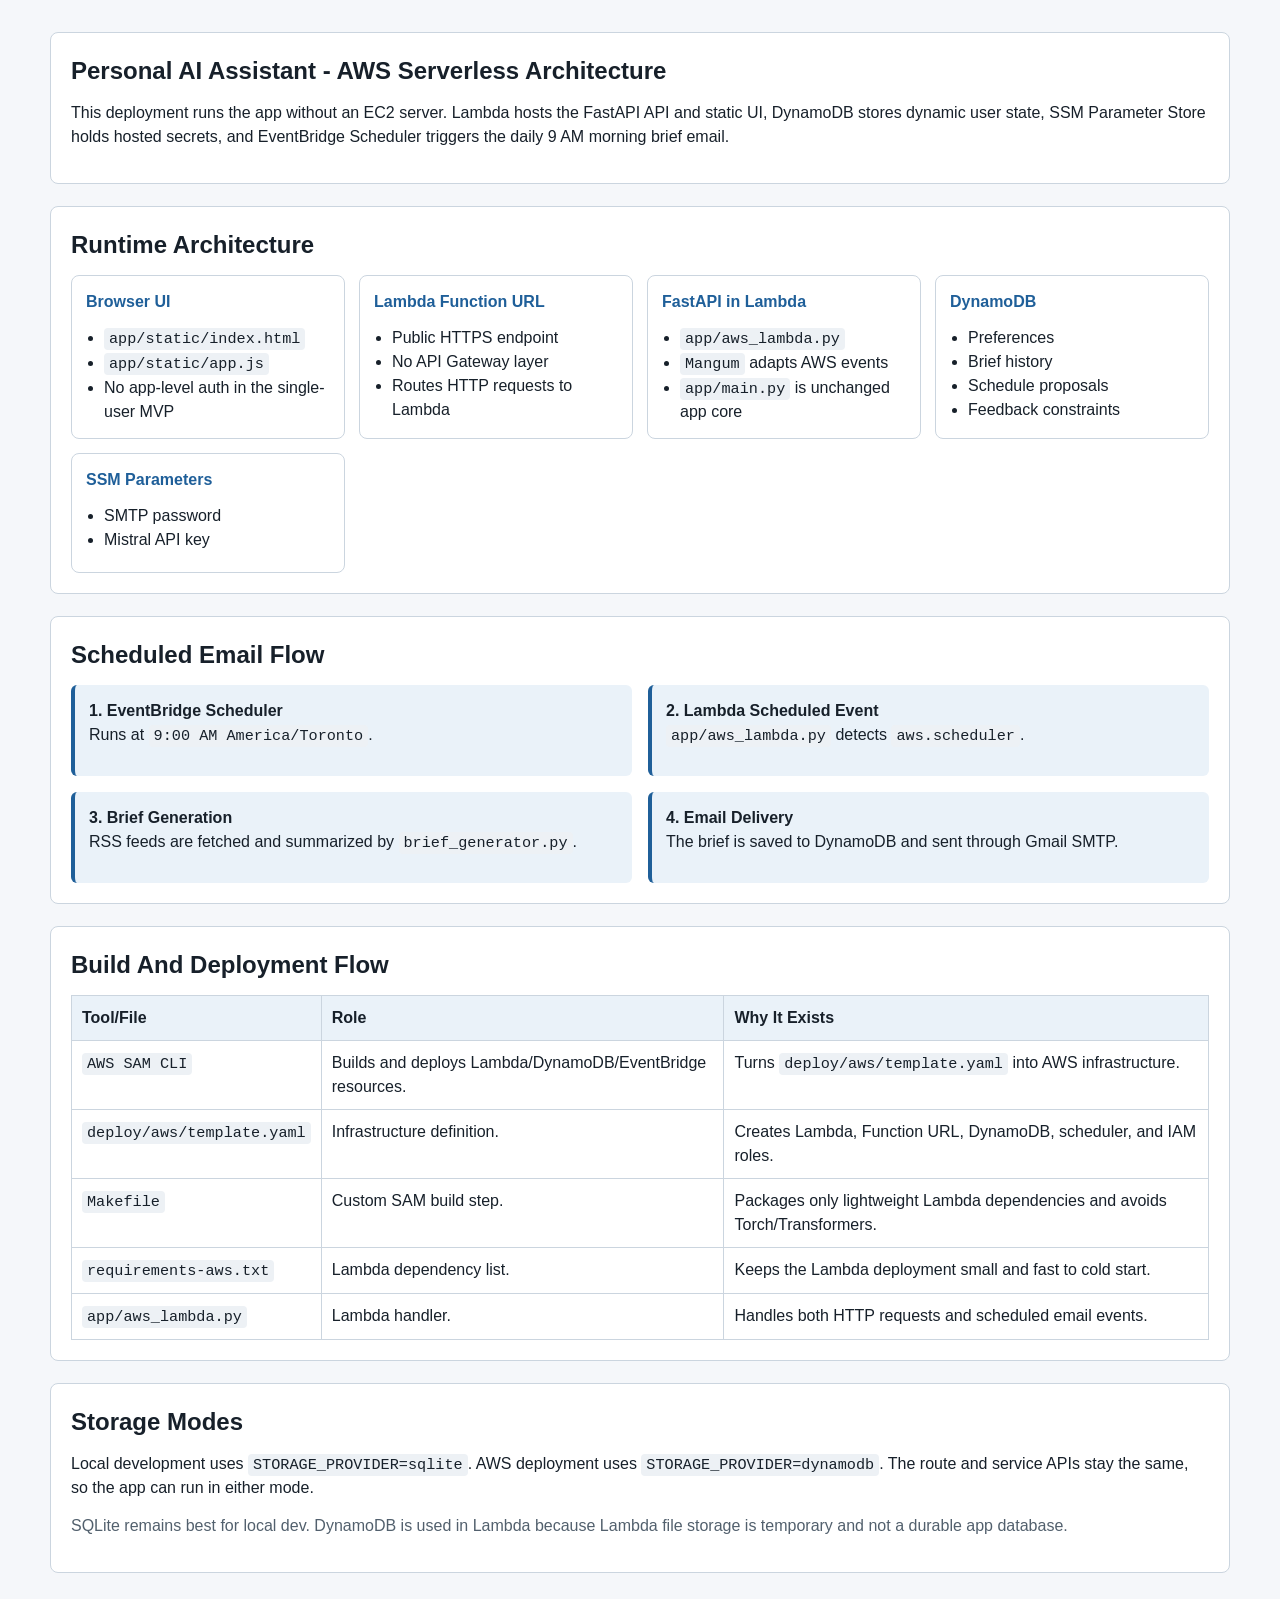
<file: docs/aws-serverless-architecture.html>
<!doctype html>
<html lang="en">
  <head>
    <meta charset="utf-8">
    <meta name="viewport" content="width=device-width, initial-scale=1">
    <title>Personal AI Assistant - AWS Serverless Architecture</title>
    <style>
      :root {
        --ink: #17202a;
        --muted: #52606d;
        --line: #cbd5df;
        --panel: #ffffff;
        --bg: #f5f7fa;
        --accent: #1f5f99;
        --soft: #eaf2f9;
      }

      * {
        box-sizing: border-box;
      }

      body {
        margin: 0;
        background: var(--bg);
        color: var(--ink);
        font-family: Arial, Helvetica, sans-serif;
        line-height: 1.5;
      }

      main {
        width: min(1180px, calc(100% - 32px));
        margin: 32px auto;
      }

      h1,
      h2,
      h3 {
        margin: 0 0 12px;
      }

      p {
        margin: 0 0 14px;
      }

      .section {
        margin-bottom: 22px;
        padding: 20px;
        border: 1px solid var(--line);
        border-radius: 8px;
        background: var(--panel);
      }

      .diagram {
        display: grid;
        grid-template-columns: repeat(4, minmax(0, 1fr));
        gap: 14px;
        align-items: stretch;
      }

      .box {
        min-height: 120px;
        padding: 14px;
        border: 1px solid var(--line);
        border-radius: 8px;
        background: var(--panel);
      }

      .box h3 {
        color: var(--accent);
        font-size: 16px;
      }

      .box ul {
        margin: 0;
        padding-left: 18px;
      }

      .flow {
        display: grid;
        grid-template-columns: 1fr 1fr;
        gap: 16px;
      }

      .step {
        padding: 14px;
        border-left: 4px solid var(--accent);
        background: var(--soft);
        border-radius: 6px;
      }

      code {
        padding: 2px 5px;
        border-radius: 4px;
        background: #edf1f5;
        font-family: Consolas, Monaco, monospace;
        font-size: 0.95em;
      }

      table {
        width: 100%;
        border-collapse: collapse;
      }

      th,
      td {
        padding: 10px;
        border: 1px solid var(--line);
        text-align: left;
        vertical-align: top;
      }

      th {
        background: var(--soft);
      }

      .muted {
        color: var(--muted);
      }

      @media (max-width: 920px) {
        .diagram,
        .flow {
          grid-template-columns: 1fr;
        }
      }
    </style>
  </head>
  <body>
    <main>
      <section class="section">
        <h1>Personal AI Assistant - AWS Serverless Architecture</h1>
        <p>
          This deployment runs the app without an EC2 server. Lambda hosts the
          FastAPI API and static UI, DynamoDB stores dynamic user state, SSM
          Parameter Store holds hosted secrets, and EventBridge Scheduler
          triggers the daily 9 AM morning brief email.
        </p>
      </section>

      <section class="section">
        <h2>Runtime Architecture</h2>
        <div class="diagram">
          <div class="box">
            <h3>Browser UI</h3>
            <ul>
              <li><code>app/static/index.html</code></li>
              <li><code>app/static/app.js</code></li>
              <li>No app-level auth in the single-user MVP</li>
            </ul>
          </div>
          <div class="box">
            <h3>Lambda Function URL</h3>
            <ul>
              <li>Public HTTPS endpoint</li>
              <li>No API Gateway layer</li>
              <li>Routes HTTP requests to Lambda</li>
            </ul>
          </div>
          <div class="box">
            <h3>FastAPI in Lambda</h3>
            <ul>
              <li><code>app/aws_lambda.py</code></li>
              <li><code>Mangum</code> adapts AWS events</li>
              <li><code>app/main.py</code> is unchanged app core</li>
            </ul>
          </div>
          <div class="box">
            <h3>DynamoDB</h3>
            <ul>
              <li>Preferences</li>
              <li>Brief history</li>
              <li>Schedule proposals</li>
              <li>Feedback constraints</li>
            </ul>
          </div>
          <div class="box">
            <h3>SSM Parameters</h3>
            <ul>
              <li>SMTP password</li>
              <li>Mistral API key</li>
            </ul>
          </div>
        </div>
      </section>

      <section class="section">
        <h2>Scheduled Email Flow</h2>
        <div class="flow">
          <div class="step">
            <strong>1. EventBridge Scheduler</strong>
            <p>Runs at <code>9:00 AM America/Toronto</code>.</p>
          </div>
          <div class="step">
            <strong>2. Lambda Scheduled Event</strong>
            <p><code>app/aws_lambda.py</code> detects <code>aws.scheduler</code>.</p>
          </div>
          <div class="step">
            <strong>3. Brief Generation</strong>
            <p>RSS feeds are fetched and summarized by <code>brief_generator.py</code>.</p>
          </div>
          <div class="step">
            <strong>4. Email Delivery</strong>
            <p>The brief is saved to DynamoDB and sent through Gmail SMTP.</p>
          </div>
        </div>
      </section>

      <section class="section">
        <h2>Build And Deployment Flow</h2>
        <table>
          <thead>
            <tr>
              <th>Tool/File</th>
              <th>Role</th>
              <th>Why It Exists</th>
            </tr>
          </thead>
          <tbody>
            <tr>
              <td><code>AWS SAM CLI</code></td>
              <td>Builds and deploys Lambda/DynamoDB/EventBridge resources.</td>
              <td>Turns <code>deploy/aws/template.yaml</code> into AWS infrastructure.</td>
            </tr>
            <tr>
              <td><code>deploy/aws/template.yaml</code></td>
              <td>Infrastructure definition.</td>
              <td>Creates Lambda, Function URL, DynamoDB, scheduler, and IAM roles.</td>
            </tr>
            <tr>
              <td><code>Makefile</code></td>
              <td>Custom SAM build step.</td>
              <td>Packages only lightweight Lambda dependencies and avoids Torch/Transformers.</td>
            </tr>
            <tr>
              <td><code>requirements-aws.txt</code></td>
              <td>Lambda dependency list.</td>
              <td>Keeps the Lambda deployment small and fast to cold start.</td>
            </tr>
            <tr>
              <td><code>app/aws_lambda.py</code></td>
              <td>Lambda handler.</td>
              <td>Handles both HTTP requests and scheduled email events.</td>
            </tr>
          </tbody>
        </table>
      </section>

      <section class="section">
        <h2>Storage Modes</h2>
        <p>
          Local development uses <code>STORAGE_PROVIDER=sqlite</code>. AWS
          deployment uses <code>STORAGE_PROVIDER=dynamodb</code>. The route and
          service APIs stay the same, so the app can run in either mode.
        </p>
        <p class="muted">
          SQLite remains best for local dev. DynamoDB is used in Lambda because
          Lambda file storage is temporary and not a durable app database.
        </p>
      </section>
    </main>
  </body>
</html>
</file>
